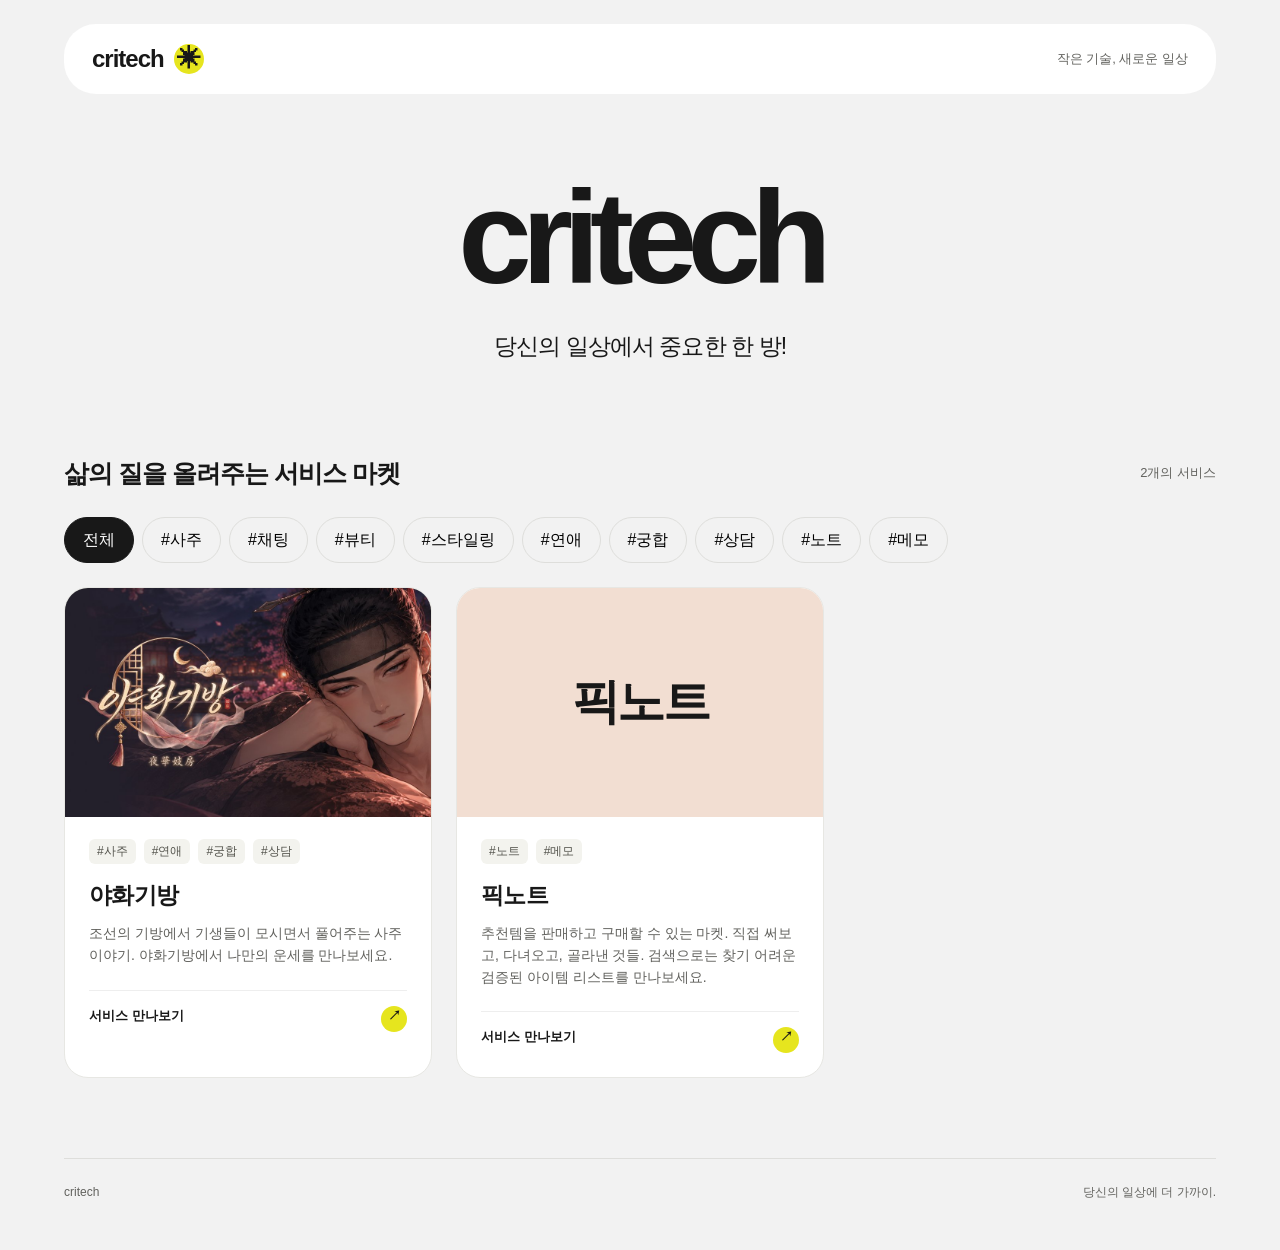
<file: index.html>
<!doctype html>
<html lang="ko"><head><meta charset="utf-8"><meta name="viewport" content="width=device-width,initial-scale=1"><title>critech — 당신의 일상에서 중요한 한 방!</title><link rel="stylesheet" href="style.css?v=webp1"></head>
<body><div class="container"><header><a class="logo" href="./">critech<span aria-hidden="true">✳</span></a><span class="nav-note" id="nav-note">작은 기술, 새로운 일상</span></header>
<main><section class="hero"><h1 id="headline">critech</h1><p id="subtitle">당신의 일상에서 중요한 한 방!</p></section>
<section class="products" aria-labelledby="section-title"><div class="section-heading"><h2 id="section-title">일상에 더하는 AI</h2><span id="count"></span></div><div id="filters" class="filters" aria-label="제품 카테고리"></div><div id="grid" class="product-grid"></div><p id="status" role="status"></p></section></main><footer><span>critech</span><span>당신의 일상에 더 가까이.</span></footer></div><script type="module" src="site.js?v=webp1"></script></body></html>
</file>
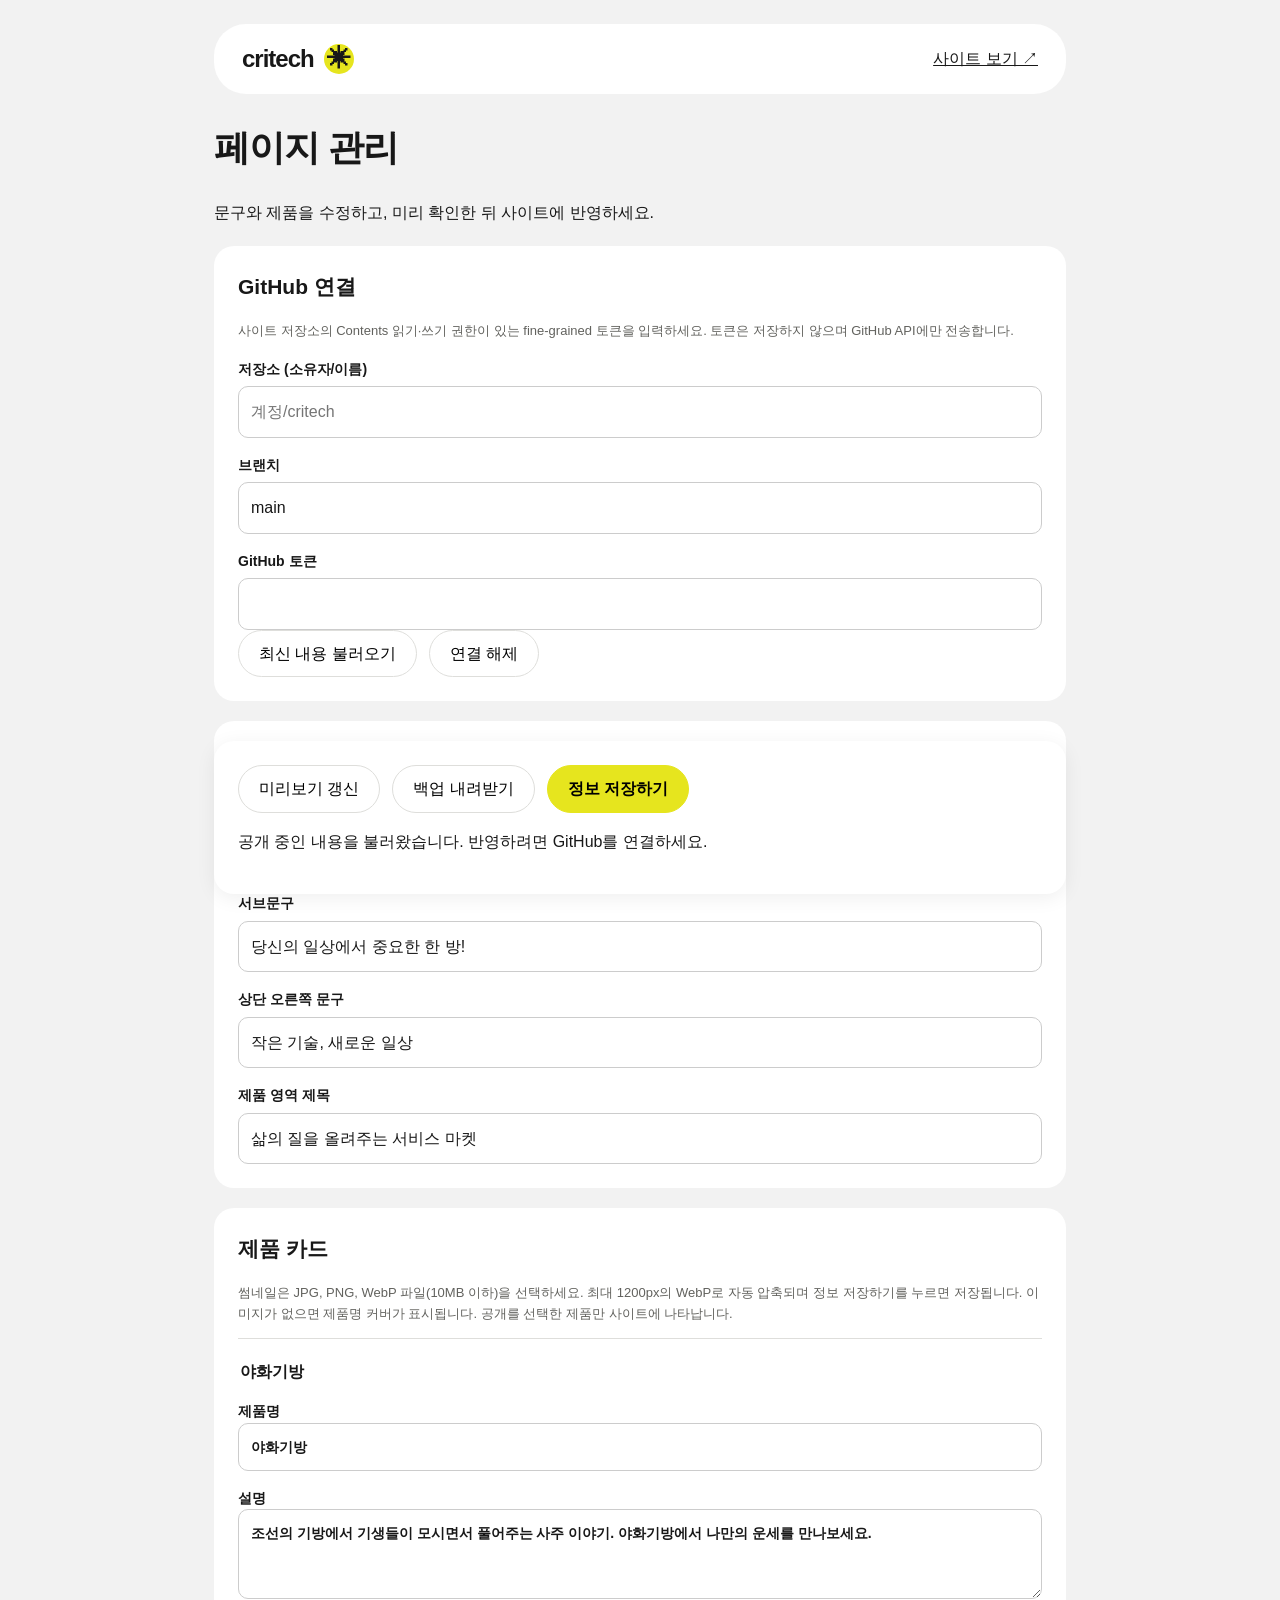
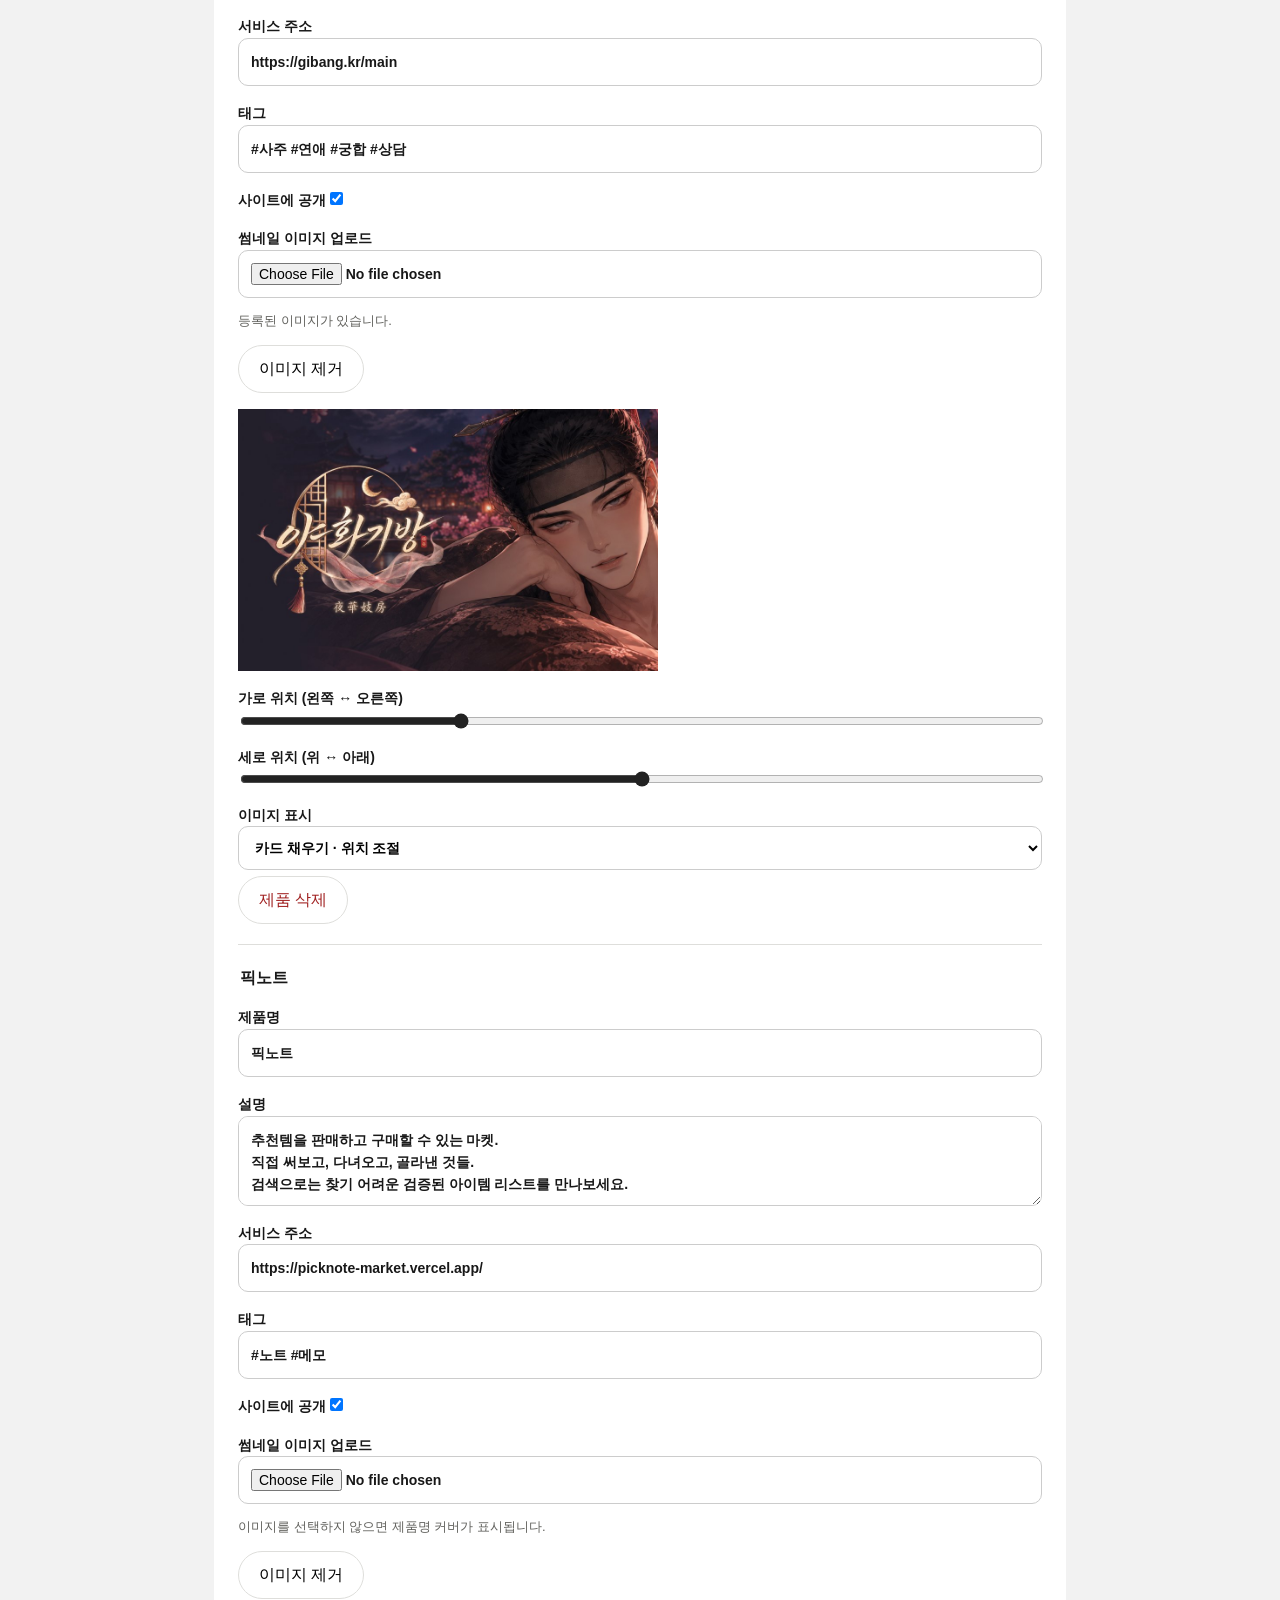
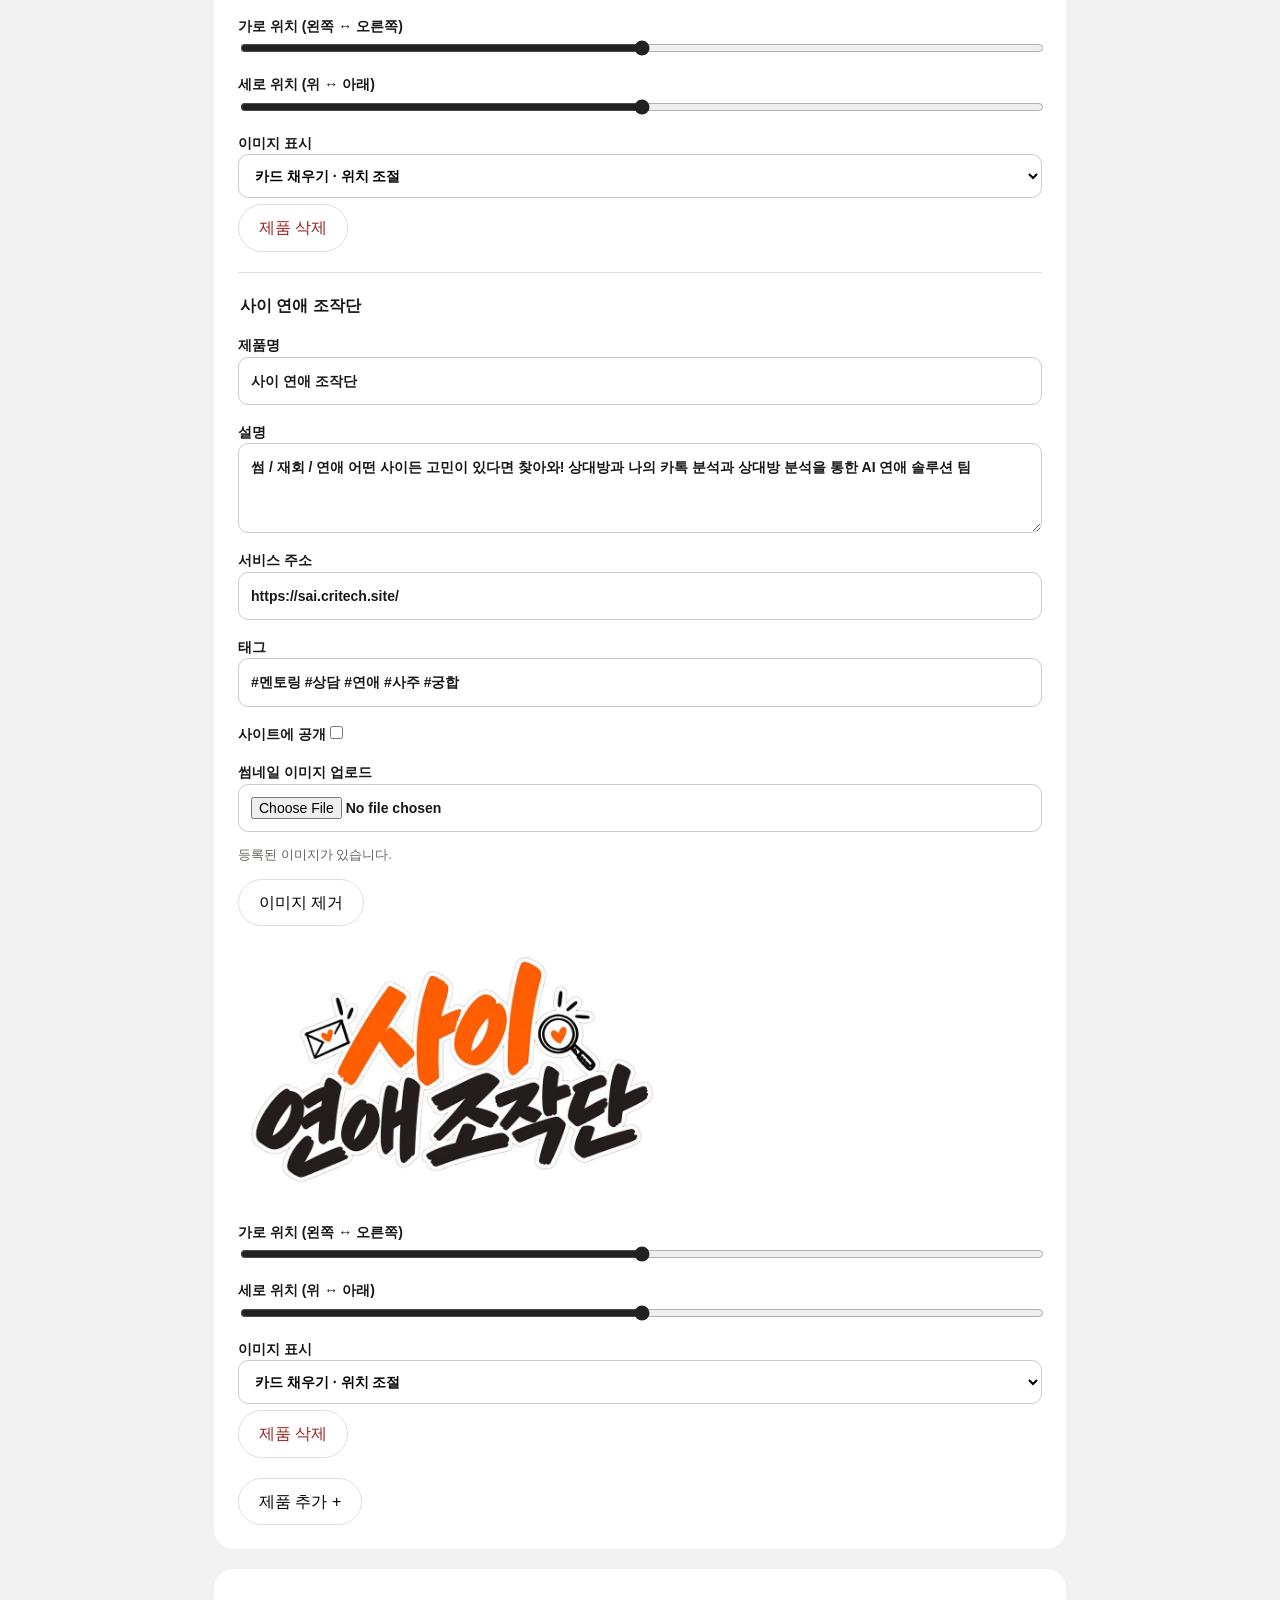
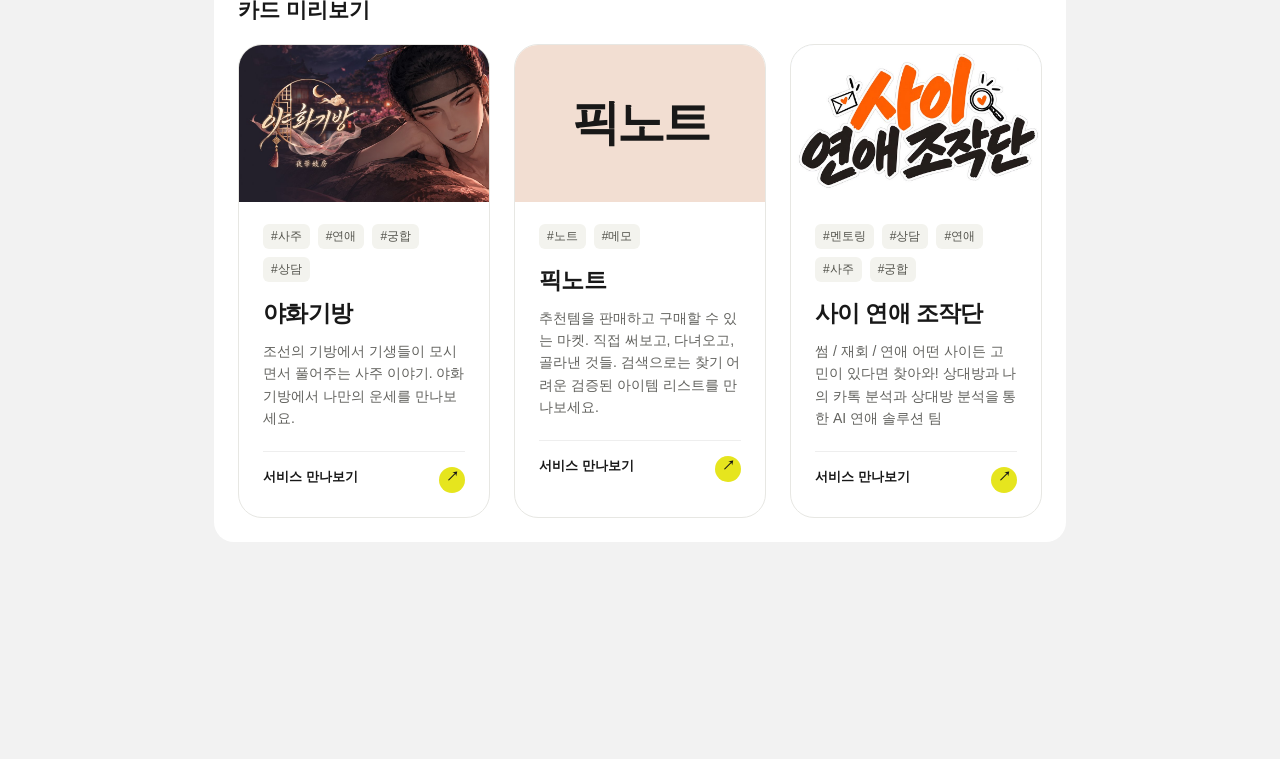
<file: admin.html>
<!doctype html><html lang="ko"><head><meta charset="utf-8"><meta name="viewport" content="width=device-width,initial-scale=1"><meta name="referrer" content="no-referrer"><title>critech 페이지 관리</title><link rel="stylesheet" href="style.css?v=webp1"></head><body><main class="container admin"><header><a class="logo" href="./">critech<span>✳</span></a><a href="./">사이트 보기 ↗</a></header><h1>페이지 관리</h1><p>문구와 제품을 수정하고, 미리 확인한 뒤 사이트에 반영하세요.</p>
<section class="panel"><h2>GitHub 연결</h2><p class="hint">사이트 저장소의 Contents 읽기·쓰기 권한이 있는 fine-grained 토큰을 입력하세요. 토큰은 저장하지 않으며 GitHub API에만 전송합니다.</p><label for="repo">저장소 (소유자/이름)</label><input id="repo" placeholder="계정/critech" autocomplete="off"><label for="branch">브랜치</label><input id="branch" value="main"><label for="token">GitHub 토큰</label><input id="token" type="password" autocomplete="off"><div class="row"><button class="button" id="connect" type="button">최신 내용 불러오기</button><button class="button" id="disconnect" type="button">연결 해제</button></div></section>
<form id="editor"><section class="panel"><h2>페이지 문구</h2><label for="headline">헤드라인</label><input id="headline" required maxlength="200"><label for="subtitle">서브문구</label><input id="subtitle" required maxlength="200"><label for="navNote">상단 오른쪽 문구</label><input id="navNote" maxlength="200"><label for="sectionTitle">제품 영역 제목</label><input id="sectionTitle" required maxlength="200"></section><section class="panel"><h2>제품 카드</h2><p class="hint">썸네일은 JPG, PNG, WebP 파일(10MB 이하)을 선택하세요. 최대 1200px의 WebP로 자동 압축되며 정보 저장하기를 누르면 저장됩니다. 이미지가 없으면 제품명 커버가 표시됩니다. 공개를 선택한 제품만 사이트에 나타납니다.</p><div id="products"></div><button class="button" id="add" type="button">제품 추가 +</button></section><section class="panel"><h2>카드 미리보기</h2><div class="product-grid" id="preview"></div></section><div class="panel sticky"><div class="row"><button class="button" type="button" id="preview-button">미리보기 갱신</button><button class="button" type="button" id="download">백업 내려받기</button><button class="button primary" id="publish" type="submit">정보 저장하기</button></div><p id="status" role="status" aria-live="polite"></p></div></form><script type="module" src="admin.js?v=webp1"></script></main></body></html>
</file>
<file: style.css>
:root{--paper:#f2f2f2;--ink:#181818;--yellow:#e6e51e;--line:#dededb;--muted:#62625e}*{box-sizing:border-box}body{margin:0;background:var(--paper);color:var(--ink);font-family:Inter,-apple-system,BlinkMacSystemFont,"Segoe UI",sans-serif;line-height:1.6}a{color:inherit}button,input,textarea{font:inherit}button,a,input,textarea{touch-action:manipulation}:focus-visible{outline:3px solid #466cf3;outline-offset:4px}.container{max-width:1200px;margin:auto;padding:24px}header{display:flex;justify-content:space-between;align-items:center;background:white;border-radius:32px;padding:16px 28px}.logo{font-size:24px;font-weight:800;letter-spacing:-1px;text-decoration:none;display:flex;gap:10px;align-items:center}.logo span{background:var(--yellow);border-radius:50%;width:30px;height:30px;text-align:center;line-height:30px}.nav-note{font-size:13px;color:var(--muted)}.hero{text-align:center;padding:78px 0 68px}.hero h1{font-size:clamp(72px,12vw,132px);line-height:1;margin:0 0 24px;letter-spacing:-.075em;font-weight:800;overflow-wrap:anywhere}.hero p{font-size:clamp(17px,3vw,23px);margin:0;letter-spacing:-.04em}.products{padding:20px 0 64px}.section-heading{display:flex;justify-content:space-between;align-items:center}.section-heading h2{font-size:25px;letter-spacing:-1px;margin:0}.section-heading>span{font-size:13px;color:var(--muted)}.filters{display:flex;gap:8px;flex-wrap:wrap;margin:24px 0}.filters button{border:1px solid var(--line);border-radius:30px;background:transparent;padding:9px 18px;cursor:pointer}.filters button[aria-pressed=true]{background:var(--ink);color:white;border-color:var(--ink)}.product-grid{display:grid;grid-template-columns:repeat(3,minmax(0,1fr));gap:24px}.card{display:block;background:white;border-radius:24px;text-decoration:none;overflow:hidden;border:1px solid #e7e7e3;min-width:0}.card[href]:hover{border-color:var(--ink)}.thumbnail{aspect-ratio:16/10;background:#e5e7da;position:relative;overflow:hidden;display:grid;place-items:center}.thumbnail img{width:100%;height:100%;object-fit:cover;position:absolute;inset:0}.cover-word{font-size:clamp(30px,4vw,48px);letter-spacing:-.06em;font-weight:800;padding:24px;text-align:center;overflow-wrap:anywhere}.card:nth-child(3n+2) .thumbnail{background:#f2ded2}.card:nth-child(3n) .thumbnail{background:#dce3ee}.card-body{padding:22px 24px 24px}.tags{display:flex;flex-wrap:wrap;gap:8px;font-size:12px;color:#53534c}.tags span{background:#f3f3ee;border-radius:6px;padding:3px 8px}.card h3{font-size:23px;letter-spacing:-.7px;margin:13px 0 8px}.card p{font-size:14px;color:var(--muted);margin:0;min-height:46px;overflow-wrap:anywhere}.card-action{display:flex;justify-content:space-between;border-top:1px solid #eee;margin-top:22px;padding-top:15px;font-size:13px;font-weight:600}.card-action span:last-child{background:var(--yellow);border-radius:50%;width:26px;height:26px;text-align:center}footer{border-top:1px solid var(--line);padding:24px 0;display:flex;justify-content:space-between;font-size:12px;color:var(--muted)}.admin{max-width:900px}.admin h1{font-size:36px;letter-spacing:-1px}.panel{padding:24px;background:white;border-radius:20px;margin:20px 0}.panel h2{margin-top:0;font-size:21px}label{display:block;font-weight:600;font-size:14px;margin:16px 0 6px}input:not([type=checkbox]),textarea{display:block;width:100%;border:1px solid #ccc;border-radius:10px;padding:12px;background:white;color:var(--ink)}textarea{min-height:90px;resize:vertical}.row{display:flex;gap:12px;align-items:center;flex-wrap:wrap}.button{border:1px solid var(--line);background:white;border-radius:24px;padding:10px 20px;cursor:pointer;text-decoration:none}.primary{background:var(--yellow);border-color:var(--yellow);font-weight:700}.hint{font-size:13px;color:var(--muted)}.admin-product{border-top:1px solid var(--line);padding:20px 0}.admin-product legend{font-weight:700}.admin-product fieldset{border:0;padding:0;margin:0}.danger{color:#a02020}.sticky{position:sticky;bottom:12px;box-shadow:0 4px 20px #0001}button:disabled{opacity:.5;cursor:wait}[hidden]{display:none!important}@media(max-width:850px){.product-grid{grid-template-columns:repeat(2,minmax(0,1fr))}}@media(max-width:560px){.container{padding:16px}header{padding:14px 20px}.nav-note{display:none}.hero{padding:64px 0 48px}.product-grid{grid-template-columns:1fr}.section-heading h2{font-size:22px}.panel{padding:18px}.sticky{position:static}}

.image-crop-preview{max-width:420px;margin:16px 0}.image-crop-preview[hidden]{display:none}.admin input[type=range]{width:100%;padding:0;accent-color:#222}.admin select{font:inherit;padding:12px;border:1px solid #ccc;border-radius:10px;background:white;width:100%}
</file>
